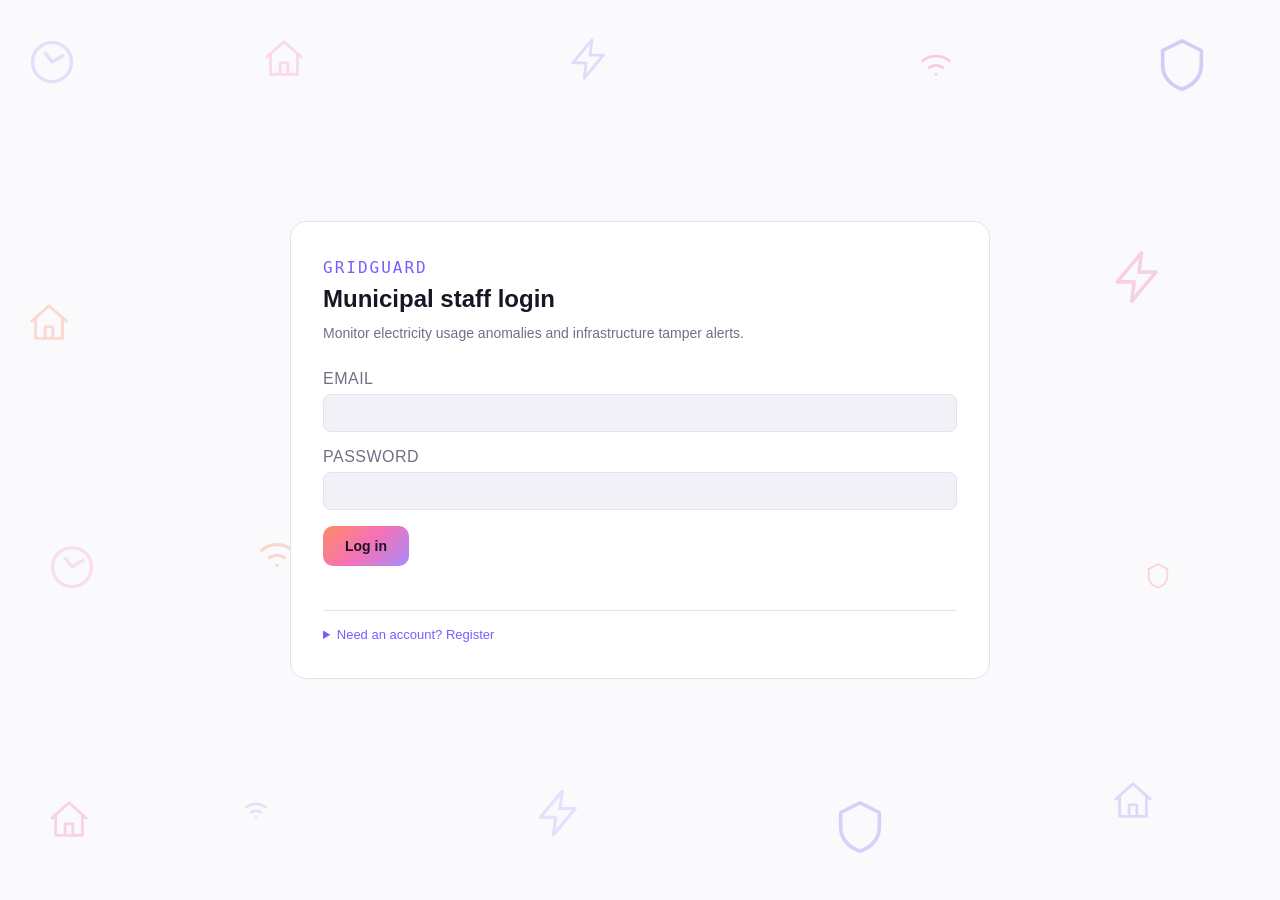
<file: docs/index.html>
<!DOCTYPE html>
<html lang="en">
    <head>
        <meta charset="UTF-8">
        <meta name="viewport" content="width=device-width, initial-scale=1.0">
        <title>GridGuard — Staff Login</title>
        <link rel="stylesheet" href="style.css">
    </head>
    <body class="auth-page">
        <svg style="position:absolute;width:0;height:0" aria-hidden="true">
            <defs>
                <symbol id="ic-bolt" viewBox="0 0 24 24"><path d="M13 2 3 14h7l-1 8 10-12h-7l1-8z"/></symbol>
                <symbol id="ic-house" viewBox="0 0 24 24"><path d="M3 11l9-8 9 8M5 10v10h14V10M10 20v-6h4v6"/></symbol>
                <symbol id="ic-signal" viewBox="0 0 24 24"><path d="M5 13a11 11 0 0 1 14 0M8.5 16.5a6 6 0 0 1 7 0M12 20h.01"/></symbol>
                <symbol id="ic-shield" viewBox="0 0 24 24"><path d="M12 2l8 4v6c0 5-3.5 8.5-8 10-4.5-1.5-8-5-8-10V6l8-4z"/></symbol>
                <symbol id="ic-meter" viewBox="0 0 24 24"><circle cx="12" cy="12" r="9"/><path d="M12 12l5-3M12 12l-3-4"/></symbol>
            </defs>
        </svg>

        <div class="floating-icons" aria-hidden="true">
            <svg class="float-icon icon-1"><use href="#ic-bolt"/></svg>
            <svg class="float-icon icon-2"><use href="#ic-house"/></svg>
            <svg class="float-icon icon-3"><use href="#ic-signal"/></svg>
            <svg class="float-icon icon-4"><use href="#ic-shield"/></svg>
            <svg class="float-icon icon-5"><use href="#ic-meter"/></svg>
            <svg class="float-icon icon-6"><use href="#ic-bolt"/></svg>
            <svg class="float-icon icon-7"><use href="#ic-house"/></svg>
            <svg class="float-icon icon-8"><use href="#ic-signal"/></svg>
            <svg class="float-icon icon-9"><use href="#ic-shield"/></svg>
            <svg class="float-icon icon-10"><use href="#ic-meter"/></svg>
            <svg class="float-icon icon-11"><use href="#ic-bolt"/></svg>
            <svg class="float-icon icon-12"><use href="#ic-house"/></svg>
            <svg class="float-icon icon-13"><use href="#ic-signal"/></svg>
            <svg class="float-icon icon-14"><use href="#ic-shield"/></svg>
            <svg class="float-icon icon-15"><use href="#ic-meter"/></svg>
            <svg class="float-icon icon-16"><use href="#ic-bolt"/></svg>
            <svg class="float-icon icon-17"><use href="#ic-house"/></svg>
            <svg class="float-icon icon-18"><use href="#ic-signal"/></svg>
            <svg class="float-icon icon-19"><use href="#ic-shield"/></svg>
            <svg class="float-icon icon-20"><use href="#ic-meter"/></svg>
        </div>
        <div class="auth-card">
            <p class="eyebrow">GridGuard</p>
            <h1>Municipal staff login</h1>
            <p class="subtitle">Monitor electricity usage anomalies and infrastructure tamper alerts.</p>

            <form id="login-form">
                <label class="field">
                    <span>Email</span>
                    <input type="email" id="email" required autocomplete="username">
                </label>
                <label class="field">
                    <span>Password</span>
                    <input type="password" id="password" required autocomplete="current-password">
                </label>
                <button type="submit" class="btn-primary" id="login-submit-btn">Log in</button>
            </form>

            <p class="error-msg" id="login-error"></p>

            <details class="register-toggle">
                <summary>Need an account? Register</summary>
                <form id="register-form">
                    <label class="field">
                        <span>Full name</span>
                        <input type="text" id="reg-name" required>
                    </label>
                    <label class="field">
                        <span>Email</span>
                        <input type="email" id="reg-email" required>
                    </label>
                    <label class="field">
                        <span>Password</span>
                        <input type="password" id="reg-password" required minlength="6">
                    </label>
                    <button type="submit" class="btn-secondary" id="register-submit-btn">Create account</button>
                </form>
                <p class="error-msg" id="register-error"></p>
            </details>
        </div>

        <script src="config.js"></script>
        <script src="script.js"></script>
    </body>
</html>
</file>
<file: docs/style.css>
/* ============================================
   GRIDGUARD — Light gradient design system
   Palette:  #FAFAFC (bg) / #FFFFFF (panel) / #F3F1F8 (panel-raised)
             #E5E1EE (border) / #1A1425 (text) / #746E86 (text-dim)
             gradient: orange -> pink -> violet (logo, primary actions)
             #DC2626 (red — high) / #B45309 (amber — medium) / #15803D (green — low)
   Type:     Space Grotesk (headers) / Inter (body) / JetBrains Mono (data, pills)
   ============================================ */

:root {
  --bg: #FAFAFC;
  --panel: #FFFFFF;
  --panel-raised: #F3F1F8;
  --border: #E5E1EE;
  --text: #1A1425;
  --text-dim: #746E86;

  --gradient: linear-gradient(135deg, #FF8A65, #F472B6, #A78BFA);
  --accent: #7C5CFF;
  --red: #DC2626;
  --amber: #B45309;
  --green: #15803D;

  --font-display: 'Space Grotesk', sans-serif;
  --font-body: 'Inter', sans-serif;
  --font-mono: 'JetBrains Mono', monospace;
}

* { box-sizing: border-box; }

body {
  margin: 0;
  min-height: 100vh;
  background: var(--bg);
  color: var(--text);
  font-family: var(--font-body);
}

input, select, button { font-family: inherit; }

/* ---------- Shared form elements ---------- */
.field {
  display: flex;
  flex-direction: column;
  gap: 6px;
  margin-bottom: 16px;
}
.field span {
  font-size: 16px;
  color: var(--text-dim);
  text-transform: uppercase;
  letter-spacing: 0.5px;
}
.field input {
  background: var(--panel-raised);
  border: 1px solid var(--border);
  color: var(--text);
  padding: 10px 12px;
  border-radius: 8px;
  font-size: 14px;
}
.field input:focus-visible {
  outline: 2px solid var(--accent);
  outline-offset: 1px;
}

.btn-primary {
  background: var(--gradient);
  color: #1A1425;
  border: none;
  padding: 12px 22px;
  border-radius: 10px;
  font-weight: 700;
  font-size: 14px;
  cursor: pointer;
  transition: transform 0.12s ease, opacity 0.12s ease;
}
.btn-primary:hover { opacity: 0.92; transform: translateY(-1px); }
.btn-primary:focus-visible { outline: 2px solid var(--accent); outline-offset: 2px; }

.btn-secondary {
  background: transparent;
  border: 1px solid var(--border);
  color: var(--text);
  padding: 12px 22px;
  border-radius: 10px;
  font-weight: 600;
  font-size: 14px;
  cursor: pointer;
}
.btn-secondary:hover { border-color: var(--accent); color: var(--accent); }
.btn-secondary:focus-visible { outline: 2px solid var(--accent); outline-offset: 2px; }

.btn-small { padding: 8px 14px; font-size: 13px; }

.error-msg {
  color: var(--red);
  font-size: 13px;
  min-height: 1.2em;
  margin-top: 8px;
}

.eyebrow {
  font-family: var(--font-mono);
  text-transform: uppercase;
  letter-spacing: 2px;
  font-size: 16px;
  color: var(--accent);
  margin: 0 0 8px;
}

h1, h2 { font-family: var(--font-display); }

/* ---------- Auth page ---------- */
.auth-page {
  display: flex;
  align-items: center;
  justify-content: center;
  padding: 24px;
}

.auth-card {
  width: 100%;
  max-width: 700px;
  background: var(--panel);
  border: 1px solid var(--border);
  border-radius: 16px;
  padding: 36px 32px;
}

.auth-card h1 {
  font-size: 24px;
  margin: 0 0 10px;
}

.auth-card .subtitle {
  color: var(--text-dim);
  font-size: 14px;
  line-height: 1.5;
  margin: 0 0 26px;
}

.register-toggle {
  margin-top: 20px;
  border-top: 1px solid var(--border);
  padding-top: 16px;
}
.register-toggle summary {
  cursor: pointer;
  color: var(--accent);
  font-size: 13px;
}
.register-toggle form { margin-top: 16px; }


/* ---------- Auth page: floating themed icons ---------- */
.auth-page {
  position: relative;
  overflow: hidden;
}

.floating-icons {
  position: absolute;
  inset: 0;
  z-index: 0;
  pointer-events: none;
}

.float-icon {
  position: absolute;
  fill: none;
  stroke: currentColor;
  stroke-width: 1.5;
  stroke-linecap: round;
  stroke-linejoin: round;
}

.icon-1 { width: 52px; height: 52px; top: 87.4%; left: 41.7%; color: var(--accent); opacity: 0.16; animation: floatA 7.7s ease-in-out infinite; animation-delay: 1.3s; }
.icon-2 { width: 46px; height: 46px; top: 88.6%; left: 3.6%; color: #f40781; opacity: 0.16; animation: floatB 7.3s ease-in-out infinite; animation-delay: 1.3s; }
.icon-3 { width: 52px; height: 52px; top: 58.0%; left: 19.6%; color: #f83c03; opacity: 0.18; animation: floatC 7.7s ease-in-out infinite; animation-delay: 1.9s; }
.icon-4 { width: 58px; height: 58px; top: 88.7%; left: 64.9%; color: #3306e8; opacity: 0.17; animation: floatA 8.1s ease-in-out infinite; animation-delay: 0.6s; }
.icon-5 { width: 46px; height: 46px; top: 30.3%; left: 45.5%; color: #f40781; opacity: 0.13; animation: floatB 11.1s ease-in-out infinite; animation-delay: 2.6s; }
.icon-6 { width: 40px; height: 40px; top: 29.0%; left: 23.2%; color: #FF8A65; opacity: 0.18; animation: floatC 8.5s ease-in-out infinite; animation-delay: 1.1s; }
.icon-7 { width: 46px; height: 46px; top: 86.4%; left: 86.7%; color: #3306e8; opacity: 0.13; animation: floatA 12.3s ease-in-out infinite; animation-delay: 4.4s; }
.icon-8 { width: 46px; height: 46px; top: 4.0%; left: 71.3%; color: #f40781; opacity: 0.19; animation: floatB 8.0s ease-in-out infinite; animation-delay: 2.1s; }
.icon-9 { width: 28px; height: 28px; top: 62.4%; left: 89.4%; color: #f83c03; opacity: 0.19; animation: floatC 11.6s ease-in-out infinite; animation-delay: 3.4s; }
.icon-10 { width: 52px; height: 52px; top: 4.0%; left: 2.0%; color: #3306e8; opacity: 0.11; animation: floatA 10.0s ease-in-out infinite; animation-delay: 4.8s; }
.icon-11 { width: 58px; height: 58px; top: 27.5%; left: 86.7%; color: #f40781; opacity: 0.17; animation: floatB 11.0s ease-in-out infinite; animation-delay: 0.4s; }
.icon-12 { width: 46px; height: 46px; top: 33.3%; left: 2.0%; color: #fc3f05; opacity: 0.17; animation: floatC 8.7s ease-in-out infinite; animation-delay: 2.3s; }
.icon-13 { width: 34px; height: 34px; top: 87.7%; left: 18.7%; color: #3306e8; opacity: 0.12; animation: floatA 10.7s ease-in-out infinite; animation-delay: 3.0s; }
.icon-14 { width: 46px; height: 46px; top: 31.2%; left: 65.8%; color: #f40781; opacity: 0.11; animation: floatB 9.3s ease-in-out infinite; animation-delay: 5.2s; }
.icon-15 { width: 34px; height: 34px; top: 59.1%; left: 67.1%; color: #f83c03; opacity: 0.13; animation: floatC 11.9s ease-in-out infinite; animation-delay: 5.2s; }
.icon-16 { width: 46px; height: 46px; top: 4.0%; left: 44.3%; color: #3306e8; opacity: 0.12; animation: floatA 12.7s ease-in-out infinite; animation-delay: 0.9s; }
.icon-17 { width: 46px; height: 46px; top: 4.0%; left: 20.4%; color: #f40781; opacity: 0.13; animation: floatB 12.0s ease-in-out infinite; animation-delay: 1.1s; }
.icon-18 { width: 52px; height: 52px; top: 58.9%; left: 42.2%; color: #f83c03; opacity: 0.17; animation: floatC 10.4s ease-in-out infinite; animation-delay: 5.7s; }
.icon-19 { width: 58px; height: 58px; top: 4.0%; left: 90.1%; color: #3306e8; opacity: 0.19; animation: floatA 11.4s ease-in-out infinite; animation-delay: 2.7s; }
.icon-20 { width: 52px; height: 52px; top: 60.1%; left: 3.6%; color: #f40781; opacity: 0.11; animation: floatB 9.4s ease-in-out infinite; animation-delay: 2.4s; }

@keyframes floatA {
  0%, 100% { transform: translateY(0) rotate(0deg); }
  50% { transform: translateY(-18px) rotate(6deg); }
}
@keyframes floatB {
  0%, 100% { transform: translateY(0) rotate(0deg); }
  50% { transform: translateY(16px) rotate(-5deg); }
}
@keyframes floatC {
  0%, 100% { transform: translate(0, 0) rotate(0deg); }
  50% { transform: translate(-10px, -12px) rotate(8deg); }
}

.auth-card {
  position: relative;
  z-index: 1;
  animation: cardEnter 0.6s cubic-bezier(0.16, 1, 0.3, 1) both;
}

@keyframes cardEnter {
  from { opacity: 0; transform: translateY(16px) scale(0.98); }
  to   { opacity: 1; transform: translateY(0) scale(1); }
}

@media (prefers-reduced-motion: reduce) {
  .float-icon,
  .auth-card {
    animation: none;
  }
}

/* ---------- Top nav ---------- */
.topbar {
  background: var(--panel);
  border-bottom: 1px solid var(--border);
}
.topbar-inner {
  display: flex;
  align-items: center;
  gap: 32px;
  padding: 14px 28px;
  max-width: 2000px;
  margin: 0 auto;
}

.brand {
  display: flex;
  align-items: center;
  gap: 10px;
  font-family: var(--font-display);
  font-weight: 700;
  font-size: 30px;
  letter-spacing: 0.3px;
  white-space: nowrap;
}
.brand::before {
  content: '';
  width: 26px;
  height: 26px;
  border-radius: 8px;
  background: var(--gradient);
  display: inline-block;
}
.brand span { color: var(--accent); }

.main-nav {
  display: flex;
  gap: 4px;
  flex: 1;
  padding: 4px;
  width: fit-content;
}
.nav-link {
  display: flex;
  align-items: center;
  gap: 8px;
  color: var(--text-dim);
  text-decoration: none;
  font-size: 16px;
  font-weight: 600;
  padding: 8px 16px;
  border-radius: 8px;
}
.nav-link:hover { color: var(--text); }
.nav-link.active {
  color: #1A1425;
  background: #cbc7c7;
  box-shadow: 0 1px 2px rgba(16,24,40,0.08);
}
.nav-badge {
  background: var(--red);
  color: #FFFFFF;
  font-family: var(--font-mono);
  font-weight: 700;
  font-size: 16px;
  padding: 1px 7px;
  border-radius: 20px;
  min-width: 16px;
  text-align: center;
}
.nav-link.active .nav-badge { color: #fff; }
.nav-badge:empty { display: none; }

.topbar-right {
  display: flex;
  align-items: center;
  gap: 16px;
}

.connection-status {
  display: flex;
  align-items: center;
  gap: 8px;
  font-family: var(--font-mono);
  font-size: 16px;
  color: var(--text-dim);
}
.connection-status .dot {
  width: 8px;
  height: 8px;
  border-radius: 50%;
  background: var(--text-dim);
}
.connection-status.connected .dot { background: var(--green); }
.connection-status.connected { color: var(--green); }
.connection-status.disconnected .dot { background: var(--red); }
.connection-status.disconnected { color: var(--red); }

/* ---------- Page shell ---------- */
.page-content {
  max-width: 2000px;
  margin: 0 auto;
  padding: 24px 28px;
}

.page-header {
  margin-bottom: 20px;
}
.page-header h1 {
  font-size: 26px;
  margin: 0 0 4px;
  font-weight: 700;
}
.page-header p {
  color: var(--text-dim);
  font-size: 16px;
  margin: 0;
}

/* ---------- Dashboard grid ---------- */
.dashboard-grid {
  display: grid;
  grid-template-columns: 1.4fr 1fr;
  gap: 20px;
}

.panel {
  background: var(--panel);
  border: 1px solid var(--border);
  border-radius: 16px;
  padding: 22px;
  box-shadow: 0 1px 2px rgba(16,24,40,0.04);
}

.panel-header {
  display: flex;
  align-items: center;
  justify-content: space-between;
  margin-bottom: 18px;
  flex-wrap: wrap;
  gap: 10px;
}
.panel-header h2 {
  font-size: 17px;
  margin: 0;
  font-family: var(--font-display);
  font-weight: 700;
}
.panel-header select {
  background: var(--panel-raised);
  border: 1px solid var(--border);
  color: var(--text);
  padding: 6px 10px;
  border-radius: 6px;
  font-size: 13px;
}

/* ---------- Households table ---------- */
.households-table {
  width: 100%;
  border-collapse: collapse;
  font-size: 14px;
}
.households-table th {
  text-align: left;
  color: var(--text-dim);
  font-weight: 500;
  padding: 8px 10px;
  border-bottom: 1px solid var(--border);
  text-transform: uppercase;
  font-size: 16px;
  letter-spacing: 0.5px;
  font-family: var(--font-mono);
}
.households-table td {
  padding: 14px 10px;
  border-bottom: 1px solid var(--border);
}
.households-table tbody tr:hover { background: var(--panel-raised); }

.risk-badge {
  display: inline-block;
  padding: 4px 12px;
  border-radius: 20px;
  font-family: var(--font-mono);
  font-size: 16px;
  font-weight: 600;
}
.risk-badge::before { content: '\25CF'; margin-right: 5px; font-size: 12px; }
.risk-badge.risk-high { background: rgba(220,38,38,0.10); color: var(--red); }
.risk-badge.risk-medium { background: rgba(180,83,9,0.10); color: var(--amber); }
.risk-badge.risk-low { background: rgba(21,128,61,0.10); color: var(--green); }
.risk-badge.risk-none { background: var(--panel-raised); color: var(--text-dim); }

.view-household {
  background: none;
  border: none;
  color: var(--text-dim);
  font-size: 16px;
  cursor: pointer;
  padding: 4px 8px;
}
.view-household:hover { color: var(--accent); }

/* ---------- Household search ---------- */
.households-actions {
  display: flex;
  align-items: center;
  gap: 10px;
  flex-wrap: wrap;
}
.search-input {
  background: var(--panel-raised);
  border: 1px solid var(--border);
  color: var(--text);
  padding: 8px 14px;
  border-radius: 20px;
  font-size: 13px;
  min-width: 220px;
}
.search-input:focus-visible {
  outline: 2px solid var(--accent);
  outline-offset: 1px;
}
.search-input::placeholder {
  color: var(--text-dim);
}

/* ---------- Record form (inside chart panel) ---------- */
.record-form {
  display: grid;
  grid-template-columns: 1fr 1fr 1fr auto;
  gap: 8px;
  margin-top: 16px;
}
.record-form input {
  background: var(--panel-raised);
  border: 1px solid var(--border);
  color: var(--text);
  padding: 9px 10px;
  border-radius: 8px;
  font-size: 13px;
}

/* ---------- Alerts page ---------- */
.alert-count {
  background: var(--red);
  color: #FFFFFF;
  font-family: var(--font-mono);
  font-weight: 700;
  font-size: 16px;
  padding: 2px 9px;
  border-radius: 20px;
}

.filter-group {
  display: flex;
  gap: 8px;
}
.filter-btn {
  background: var(--panel-raised);
  border: 1px solid var(--border);
  color: var(--text-dim);
  padding: 6px 14px;
  border-radius: 20px;
  font-size: 16px;
  cursor: pointer;
}
.filter-btn.active { border-color: var(--accent); color: var(--accent); }

.alerts-list, .sensor-feed {
  list-style: none;
  margin: 0;
  padding: 0;
  display: flex;
  flex-direction: column;
  gap: 10px;
}
.alerts-list { max-height: none; }
.sensor-feed { max-height: 560px; overflow-y: auto; }

.alerts-list li {
  background: var(--panel-raised);
  border: 1px solid var(--border);
  border-radius: 12px;
  padding: 14px 16px;
  font-size: 16px;
  position: relative;
  overflow: hidden;
}
.alerts-list li::before {
  content: '';
  position: absolute;
  left: 0; top: 0; bottom: 0;
  width: 3px;
}
.alerts-list li.severity-high::before { background: var(--red); }
.alerts-list li.severity-medium::before { background: var(--amber); }
.alerts-list li.severity-low::before { background: var(--green); }

.alerts-list .alert-meta {
  display: flex;
  justify-content: space-between;
  align-items: center;
  color: var(--text-dim);
  font-family: var(--font-mono);
  font-size: 11px;
  margin-top: 8px;
}

.alerts-list .resolve-btn {
  background: none;
  border: 1px solid var(--border);
  color: var(--text-dim);
  border-radius: 6px;
  padding: 4px 10px;
  font-size: 11px;
  cursor: pointer;
}
.alerts-list .resolve-btn:hover { color: var(--accent); border-color: var(--accent); }

/* ---------- Sensor feed page ---------- */
.sensor-feed li {
  display: flex;
  align-items: center;
  gap: 10px;
  font-family: var(--font-mono);
  font-size: 16px;
  padding: 10px 14px;
  background: var(--panel-raised);
  border: 1px solid var(--border);
  border-radius: 10px;
}
.sensor-feed .status-dot {
  width: 8px;
  height: 8px;
  border-radius: 50%;
  flex-shrink: 0;
}
.sensor-feed .status-normal .status-dot { background: var(--green); }
.sensor-feed .status-tamper_suspected .status-dot { background: var(--red); }
.sensor-feed .status-tamper_suspected { color: var(--red); }

.empty-state {
  color: var(--text-dim);
  font-size: 16px;
  text-align: center;
  padding: 30px 0;
}

/* ---------- Modal ---------- */
.modal-overlay {
  display: none;
  position: fixed;
  inset: 0;
  background: rgba(0,0,0,0.5);
  align-items: center;
  justify-content: center;
  z-index: 50;
}
.modal-overlay.active { display: flex; }

.modal {
  background: var(--panel);
  border: 1px solid var(--border);
  border-radius: 16px;
  padding: 26px;
  width: 100%;
  max-width: 380px;
}
.modal h2 {
  margin: 0 0 18px;
  font-size: 17px;
}
.modal-actions {
  display: flex;
  justify-content: flex-end;
  gap: 10px;
  margin-top: 8px;
}

/* ---------- Responsive ---------- */
@media (max-width: 860px) {
  .topbar-inner { flex-wrap: wrap; gap: 12px; }
  .main-nav { order: 3; width: 100%; }
  .dashboard-grid { grid-template-columns: 1fr; }
  .record-form { grid-template-columns: 1fr; }
}
</file>
<file: frontend/style.css>
/* ============================================
   GRIDGUARD — Light gradient design system
   Palette:  #FAFAFC (bg) / #FFFFFF (panel) / #F3F1F8 (panel-raised)
             #E5E1EE (border) / #1A1425 (text) / #746E86 (text-dim)
             gradient: orange -> pink -> violet (logo, primary actions)
             #DC2626 (red — high) / #B45309 (amber — medium) / #15803D (green — low)
   Type:     Space Grotesk (headers) / Inter (body) / JetBrains Mono (data, pills)
   ============================================ */

:root {
  --bg: #FAFAFC;
  --panel: #FFFFFF;
  --panel-raised: #F3F1F8;
  --border: #E5E1EE;
  --text: #1A1425;
  --text-dim: #746E86;

  --gradient: linear-gradient(135deg, #FF8A65, #F472B6, #A78BFA);
  --accent: #7C5CFF;
  --red: #DC2626;
  --amber: #B45309;
  --green: #15803D;

  --font-display: 'Space Grotesk', sans-serif;
  --font-body: 'Inter', sans-serif;
  --font-mono: 'JetBrains Mono', monospace;
}

* { box-sizing: border-box; }

body {
  margin: 0;
  min-height: 100vh;
  background: var(--bg);
  color: var(--text);
  font-family: var(--font-body);
}

input, select, button { font-family: inherit; }

/* ---------- Shared form elements ---------- */
.field {
  display: flex;
  flex-direction: column;
  gap: 6px;
  margin-bottom: 16px;
}
.field span {
  font-size: 16px;
  color: var(--text-dim);
  text-transform: uppercase;
  letter-spacing: 0.5px;
}
.field input {
  background: var(--panel-raised);
  border: 1px solid var(--border);
  color: var(--text);
  padding: 10px 12px;
  border-radius: 8px;
  font-size: 14px;
}
.field input:focus-visible {
  outline: 2px solid var(--accent);
  outline-offset: 1px;
}

.btn-primary {
  background: var(--gradient);
  color: #1A1425;
  border: none;
  padding: 12px 22px;
  border-radius: 10px;
  font-weight: 700;
  font-size: 14px;
  cursor: pointer;
  transition: transform 0.12s ease, opacity 0.12s ease;
}
.btn-primary:hover { opacity: 0.92; transform: translateY(-1px); }
.btn-primary:focus-visible { outline: 2px solid var(--accent); outline-offset: 2px; }

.btn-secondary {
  background: transparent;
  border: 1px solid var(--border);
  color: var(--text);
  padding: 12px 22px;
  border-radius: 10px;
  font-weight: 600;
  font-size: 14px;
  cursor: pointer;
}
.btn-secondary:hover { border-color: var(--accent); color: var(--accent); }
.btn-secondary:focus-visible { outline: 2px solid var(--accent); outline-offset: 2px; }

.btn-small { padding: 8px 14px; font-size: 13px; }

.error-msg {
  color: var(--red);
  font-size: 13px;
  min-height: 1.2em;
  margin-top: 8px;
}

.eyebrow {
  font-family: var(--font-mono);
  text-transform: uppercase;
  letter-spacing: 2px;
  font-size: 16px;
  color: var(--accent);
  margin: 0 0 8px;
}

h1, h2 { font-family: var(--font-display); }

/* ---------- Auth page ---------- */
.auth-page {
  display: flex;
  align-items: center;
  justify-content: center;
  padding: 24px;
}

.auth-card {
  width: 100%;
  max-width: 700px;
  background: var(--panel);
  border: 1px solid var(--border);
  border-radius: 16px;
  padding: 36px 32px;
}

.auth-card h1 {
  font-size: 24px;
  margin: 0 0 10px;
}

.auth-card .subtitle {
  color: var(--text-dim);
  font-size: 14px;
  line-height: 1.5;
  margin: 0 0 26px;
}

.register-toggle {
  margin-top: 20px;
  border-top: 1px solid var(--border);
  padding-top: 16px;
}
.register-toggle summary {
  cursor: pointer;
  color: var(--accent);
  font-size: 13px;
}
.register-toggle form { margin-top: 16px; }


/* ---------- Auth page: floating themed icons ---------- */
.auth-page {
  position: relative;
  overflow: hidden;
}

.floating-icons {
  position: absolute;
  inset: 0;
  z-index: 0;
  pointer-events: none;
}

.float-icon {
  position: absolute;
  fill: none;
  stroke: currentColor;
  stroke-width: 1.5;
  stroke-linecap: round;
  stroke-linejoin: round;
}

.icon-1 { width: 52px; height: 52px; top: 87.4%; left: 41.7%; color: var(--accent); opacity: 0.16; animation: floatA 7.7s ease-in-out infinite; animation-delay: 1.3s; }
.icon-2 { width: 46px; height: 46px; top: 88.6%; left: 3.6%; color: #f40781; opacity: 0.16; animation: floatB 7.3s ease-in-out infinite; animation-delay: 1.3s; }
.icon-3 { width: 52px; height: 52px; top: 58.0%; left: 19.6%; color: #f83c03; opacity: 0.18; animation: floatC 7.7s ease-in-out infinite; animation-delay: 1.9s; }
.icon-4 { width: 58px; height: 58px; top: 88.7%; left: 64.9%; color: #3306e8; opacity: 0.17; animation: floatA 8.1s ease-in-out infinite; animation-delay: 0.6s; }
.icon-5 { width: 46px; height: 46px; top: 30.3%; left: 45.5%; color: #f40781; opacity: 0.13; animation: floatB 11.1s ease-in-out infinite; animation-delay: 2.6s; }
.icon-6 { width: 40px; height: 40px; top: 29.0%; left: 23.2%; color: #FF8A65; opacity: 0.18; animation: floatC 8.5s ease-in-out infinite; animation-delay: 1.1s; }
.icon-7 { width: 46px; height: 46px; top: 86.4%; left: 86.7%; color: #3306e8; opacity: 0.13; animation: floatA 12.3s ease-in-out infinite; animation-delay: 4.4s; }
.icon-8 { width: 46px; height: 46px; top: 4.0%; left: 71.3%; color: #f40781; opacity: 0.19; animation: floatB 8.0s ease-in-out infinite; animation-delay: 2.1s; }
.icon-9 { width: 28px; height: 28px; top: 62.4%; left: 89.4%; color: #f83c03; opacity: 0.19; animation: floatC 11.6s ease-in-out infinite; animation-delay: 3.4s; }
.icon-10 { width: 52px; height: 52px; top: 4.0%; left: 2.0%; color: #3306e8; opacity: 0.11; animation: floatA 10.0s ease-in-out infinite; animation-delay: 4.8s; }
.icon-11 { width: 58px; height: 58px; top: 27.5%; left: 86.7%; color: #f40781; opacity: 0.17; animation: floatB 11.0s ease-in-out infinite; animation-delay: 0.4s; }
.icon-12 { width: 46px; height: 46px; top: 33.3%; left: 2.0%; color: #fc3f05; opacity: 0.17; animation: floatC 8.7s ease-in-out infinite; animation-delay: 2.3s; }
.icon-13 { width: 34px; height: 34px; top: 87.7%; left: 18.7%; color: #3306e8; opacity: 0.12; animation: floatA 10.7s ease-in-out infinite; animation-delay: 3.0s; }
.icon-14 { width: 46px; height: 46px; top: 31.2%; left: 65.8%; color: #f40781; opacity: 0.11; animation: floatB 9.3s ease-in-out infinite; animation-delay: 5.2s; }
.icon-15 { width: 34px; height: 34px; top: 59.1%; left: 67.1%; color: #f83c03; opacity: 0.13; animation: floatC 11.9s ease-in-out infinite; animation-delay: 5.2s; }
.icon-16 { width: 46px; height: 46px; top: 4.0%; left: 44.3%; color: #3306e8; opacity: 0.12; animation: floatA 12.7s ease-in-out infinite; animation-delay: 0.9s; }
.icon-17 { width: 46px; height: 46px; top: 4.0%; left: 20.4%; color: #f40781; opacity: 0.13; animation: floatB 12.0s ease-in-out infinite; animation-delay: 1.1s; }
.icon-18 { width: 52px; height: 52px; top: 58.9%; left: 42.2%; color: #f83c03; opacity: 0.17; animation: floatC 10.4s ease-in-out infinite; animation-delay: 5.7s; }
.icon-19 { width: 58px; height: 58px; top: 4.0%; left: 90.1%; color: #3306e8; opacity: 0.19; animation: floatA 11.4s ease-in-out infinite; animation-delay: 2.7s; }
.icon-20 { width: 52px; height: 52px; top: 60.1%; left: 3.6%; color: #f40781; opacity: 0.11; animation: floatB 9.4s ease-in-out infinite; animation-delay: 2.4s; }

@keyframes floatA {
  0%, 100% { transform: translateY(0) rotate(0deg); }
  50% { transform: translateY(-18px) rotate(6deg); }
}
@keyframes floatB {
  0%, 100% { transform: translateY(0) rotate(0deg); }
  50% { transform: translateY(16px) rotate(-5deg); }
}
@keyframes floatC {
  0%, 100% { transform: translate(0, 0) rotate(0deg); }
  50% { transform: translate(-10px, -12px) rotate(8deg); }
}

.auth-card {
  position: relative;
  z-index: 1;
  animation: cardEnter 0.6s cubic-bezier(0.16, 1, 0.3, 1) both;
}

@keyframes cardEnter {
  from { opacity: 0; transform: translateY(16px) scale(0.98); }
  to   { opacity: 1; transform: translateY(0) scale(1); }
}

@media (prefers-reduced-motion: reduce) {
  .float-icon,
  .auth-card {
    animation: none;
  }
}

/* ---------- Top nav ---------- */
.topbar {
  background: var(--panel);
  border-bottom: 1px solid var(--border);
}
.topbar-inner {
  display: flex;
  align-items: center;
  gap: 32px;
  padding: 14px 28px;
  max-width: 2000px;
  margin: 0 auto;
}

.brand {
  display: flex;
  align-items: center;
  gap: 10px;
  font-family: var(--font-display);
  font-weight: 700;
  font-size: 30px;
  letter-spacing: 0.3px;
  white-space: nowrap;
}
.brand::before {
  content: '';
  width: 26px;
  height: 26px;
  border-radius: 8px;
  background: var(--gradient);
  display: inline-block;
}
.brand span { color: var(--accent); }

.main-nav {
  display: flex;
  gap: 4px;
  flex: 1;
  padding: 4px;
  width: fit-content;
}
.nav-link {
  display: flex;
  align-items: center;
  gap: 8px;
  color: var(--text-dim);
  text-decoration: none;
  font-size: 16px;
  font-weight: 600;
  padding: 8px 16px;
  border-radius: 8px;
}
.nav-link:hover { color: var(--text); }
.nav-link.active {
  color: #1A1425;
  background: #cbc7c7;
  box-shadow: 0 1px 2px rgba(16,24,40,0.08);
}
.nav-badge {
  background: var(--red);
  color: #FFFFFF;
  font-family: var(--font-mono);
  font-weight: 700;
  font-size: 16px;
  padding: 1px 7px;
  border-radius: 20px;
  min-width: 16px;
  text-align: center;
}
.nav-link.active .nav-badge { color: #fff; }
.nav-badge:empty { display: none; }

.topbar-right {
  display: flex;
  align-items: center;
  gap: 16px;
}

.connection-status {
  display: flex;
  align-items: center;
  gap: 8px;
  font-family: var(--font-mono);
  font-size: 16px;
  color: var(--text-dim);
}
.connection-status .dot {
  width: 8px;
  height: 8px;
  border-radius: 50%;
  background: var(--text-dim);
}
.connection-status.connected .dot { background: var(--green); }
.connection-status.connected { color: var(--green); }
.connection-status.disconnected .dot { background: var(--red); }
.connection-status.disconnected { color: var(--red); }

/* ---------- Page shell ---------- */
.page-content {
  max-width: 2000px;
  margin: 0 auto;
  padding: 24px 28px;
}

.page-header {
  margin-bottom: 20px;
}
.page-header h1 {
  font-size: 26px;
  margin: 0 0 4px;
  font-weight: 700;
}
.page-header p {
  color: var(--text-dim);
  font-size: 16px;
  margin: 0;
}

/* ---------- Dashboard grid ---------- */
.dashboard-grid {
  display: grid;
  grid-template-columns: 1.4fr 1fr;
  gap: 20px;
}

.panel {
  background: var(--panel);
  border: 1px solid var(--border);
  border-radius: 16px;
  padding: 22px;
  box-shadow: 0 1px 2px rgba(16,24,40,0.04);
}

.panel-header {
  display: flex;
  align-items: center;
  justify-content: space-between;
  margin-bottom: 18px;
  flex-wrap: wrap;
  gap: 10px;
}
.panel-header h2 {
  font-size: 17px;
  margin: 0;
  font-family: var(--font-display);
  font-weight: 700;
}
.panel-header select {
  background: var(--panel-raised);
  border: 1px solid var(--border);
  color: var(--text);
  padding: 6px 10px;
  border-radius: 6px;
  font-size: 13px;
}

/* ---------- Households table ---------- */
.households-table {
  width: 100%;
  border-collapse: collapse;
  font-size: 14px;
}
.households-table th {
  text-align: left;
  color: var(--text-dim);
  font-weight: 500;
  padding: 8px 10px;
  border-bottom: 1px solid var(--border);
  text-transform: uppercase;
  font-size: 16px;
  letter-spacing: 0.5px;
  font-family: var(--font-mono);
}
.households-table td {
  padding: 14px 10px;
  border-bottom: 1px solid var(--border);
}
.households-table tbody tr:hover { background: var(--panel-raised); }

.risk-badge {
  display: inline-block;
  padding: 4px 12px;
  border-radius: 20px;
  font-family: var(--font-mono);
  font-size: 16px;
  font-weight: 600;
}
.risk-badge::before { content: '\25CF'; margin-right: 5px; font-size: 12px; }
.risk-badge.risk-high { background: rgba(220,38,38,0.10); color: var(--red); }
.risk-badge.risk-medium { background: rgba(180,83,9,0.10); color: var(--amber); }
.risk-badge.risk-low { background: rgba(21,128,61,0.10); color: var(--green); }
.risk-badge.risk-none { background: var(--panel-raised); color: var(--text-dim); }

.view-household {
  background: none;
  border: none;
  color: var(--text-dim);
  font-size: 16px;
  cursor: pointer;
  padding: 4px 8px;
}
.view-household:hover { color: var(--accent); }

/* ---------- Household search ---------- */
.households-actions {
  display: flex;
  align-items: center;
  gap: 10px;
  flex-wrap: wrap;
}
.search-input {
  background: var(--panel-raised);
  border: 1px solid var(--border);
  color: var(--text);
  padding: 8px 14px;
  border-radius: 20px;
  font-size: 13px;
  min-width: 220px;
}
.search-input:focus-visible {
  outline: 2px solid var(--accent);
  outline-offset: 1px;
}
.search-input::placeholder {
  color: var(--text-dim);
}

/* ---------- Record form (inside chart panel) ---------- */
.record-form {
  display: grid;
  grid-template-columns: 1fr 1fr 1fr auto;
  gap: 8px;
  margin-top: 16px;
}
.record-form input {
  background: var(--panel-raised);
  border: 1px solid var(--border);
  color: var(--text);
  padding: 9px 10px;
  border-radius: 8px;
  font-size: 13px;
}

/* ---------- Alerts page ---------- */
.alert-count {
  background: var(--red);
  color: #FFFFFF;
  font-family: var(--font-mono);
  font-weight: 700;
  font-size: 16px;
  padding: 2px 9px;
  border-radius: 20px;
}

.filter-group {
  display: flex;
  gap: 8px;
}
.filter-btn {
  background: var(--panel-raised);
  border: 1px solid var(--border);
  color: var(--text-dim);
  padding: 6px 14px;
  border-radius: 20px;
  font-size: 16px;
  cursor: pointer;
}
.filter-btn.active { border-color: var(--accent); color: var(--accent); }

.alerts-list, .sensor-feed {
  list-style: none;
  margin: 0;
  padding: 0;
  display: flex;
  flex-direction: column;
  gap: 10px;
}
.alerts-list { max-height: none; }
.sensor-feed { max-height: 560px; overflow-y: auto; }

.alerts-list li {
  background: var(--panel-raised);
  border: 1px solid var(--border);
  border-radius: 12px;
  padding: 14px 16px;
  font-size: 16px;
  position: relative;
  overflow: hidden;
}
.alerts-list li::before {
  content: '';
  position: absolute;
  left: 0; top: 0; bottom: 0;
  width: 3px;
}
.alerts-list li.severity-high::before { background: var(--red); }
.alerts-list li.severity-medium::before { background: var(--amber); }
.alerts-list li.severity-low::before { background: var(--green); }

.alerts-list .alert-meta {
  display: flex;
  justify-content: space-between;
  align-items: center;
  color: var(--text-dim);
  font-family: var(--font-mono);
  font-size: 11px;
  margin-top: 8px;
}

.alerts-list .resolve-btn {
  background: none;
  border: 1px solid var(--border);
  color: var(--text-dim);
  border-radius: 6px;
  padding: 4px 10px;
  font-size: 11px;
  cursor: pointer;
}
.alerts-list .resolve-btn:hover { color: var(--accent); border-color: var(--accent); }

/* ---------- Sensor feed page ---------- */
.sensor-feed li {
  display: flex;
  align-items: center;
  gap: 10px;
  font-family: var(--font-mono);
  font-size: 16px;
  padding: 10px 14px;
  background: var(--panel-raised);
  border: 1px solid var(--border);
  border-radius: 10px;
}
.sensor-feed .status-dot {
  width: 8px;
  height: 8px;
  border-radius: 50%;
  flex-shrink: 0;
}
.sensor-feed .status-normal .status-dot { background: var(--green); }
.sensor-feed .status-tamper_suspected .status-dot { background: var(--red); }
.sensor-feed .status-tamper_suspected { color: var(--red); }

.empty-state {
  color: var(--text-dim);
  font-size: 16px;
  text-align: center;
  padding: 30px 0;
}

/* ---------- Modal ---------- */
.modal-overlay {
  display: none;
  position: fixed;
  inset: 0;
  background: rgba(0,0,0,0.5);
  align-items: center;
  justify-content: center;
  z-index: 50;
}
.modal-overlay.active { display: flex; }

.modal {
  background: var(--panel);
  border: 1px solid var(--border);
  border-radius: 16px;
  padding: 26px;
  width: 100%;
  max-width: 380px;
}
.modal h2 {
  margin: 0 0 18px;
  font-size: 17px;
}
.modal-actions {
  display: flex;
  justify-content: flex-end;
  gap: 10px;
  margin-top: 8px;
}

/* ---------- Responsive ---------- */
@media (max-width: 860px) {
  .topbar-inner { flex-wrap: wrap; gap: 12px; }
  .main-nav { order: 3; width: 100%; }
  .dashboard-grid { grid-template-columns: 1fr; }
  .record-form { grid-template-columns: 1fr; }
}
</file>
